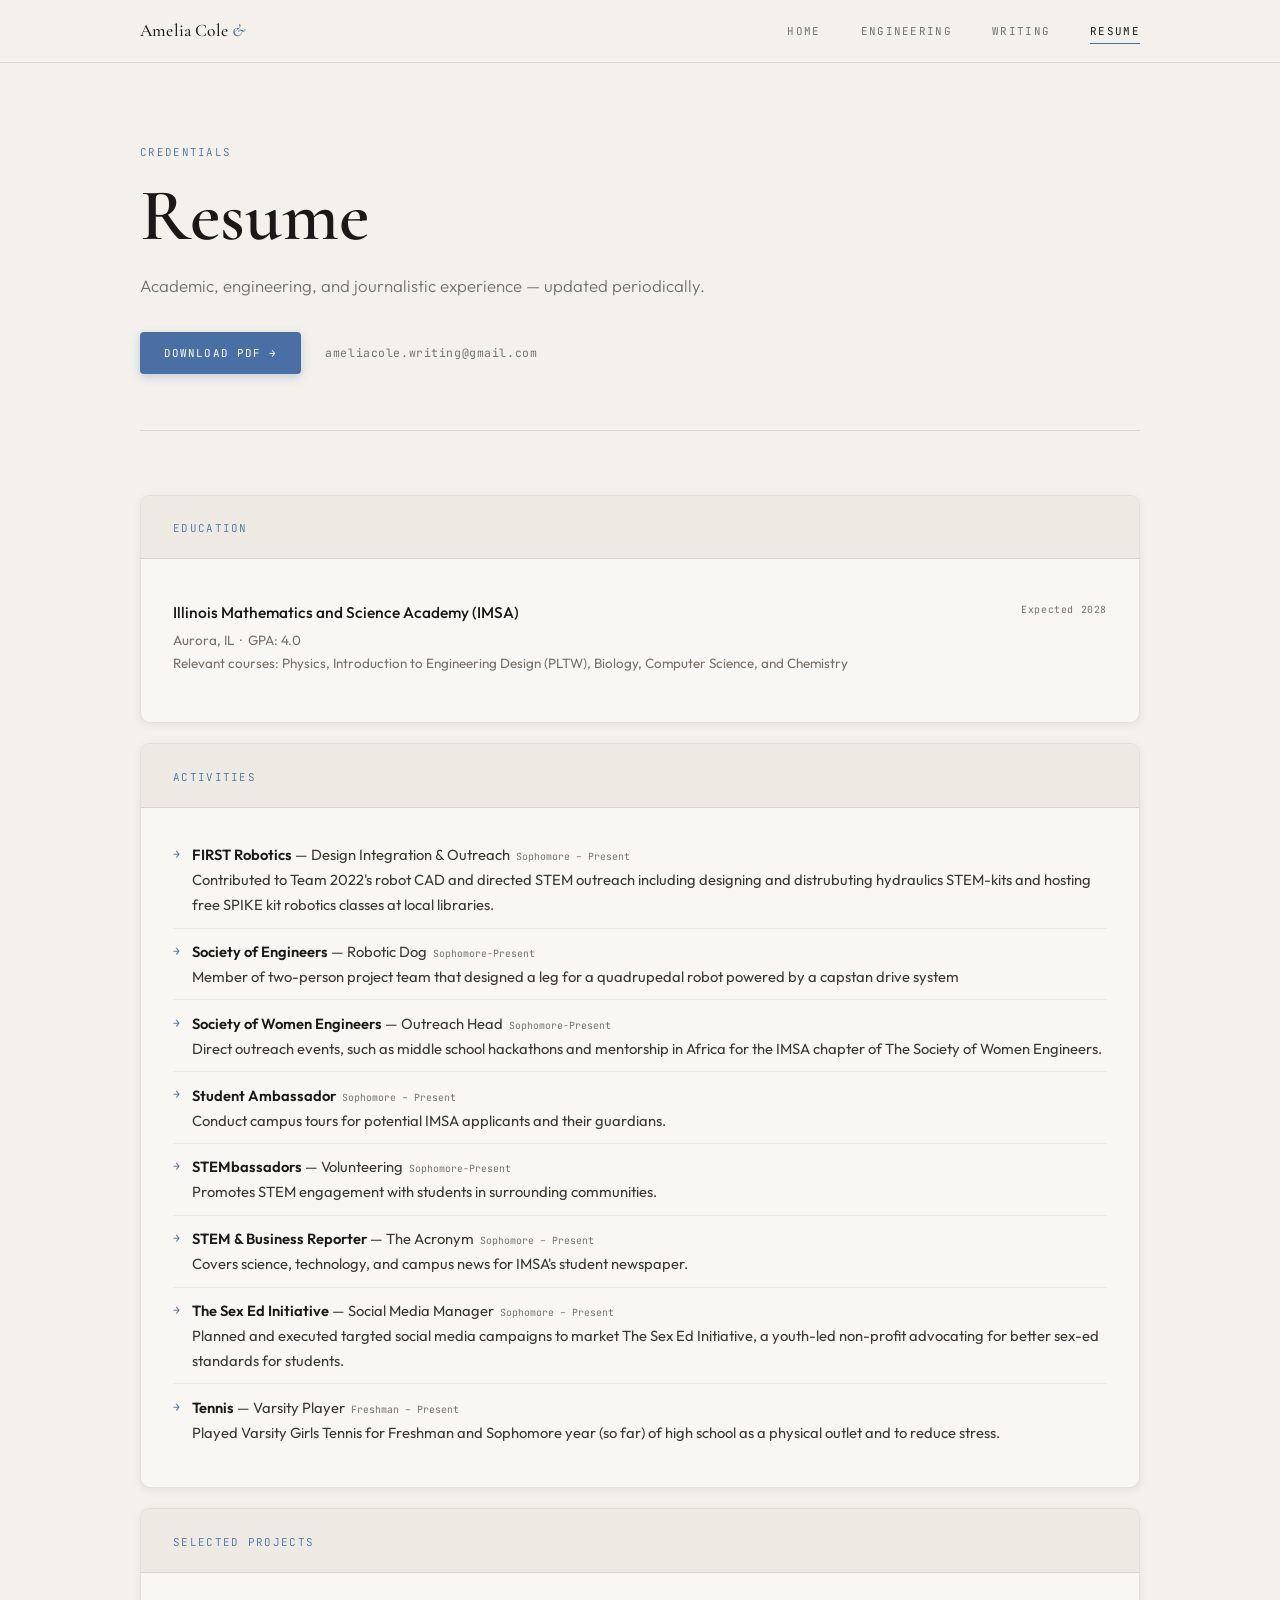
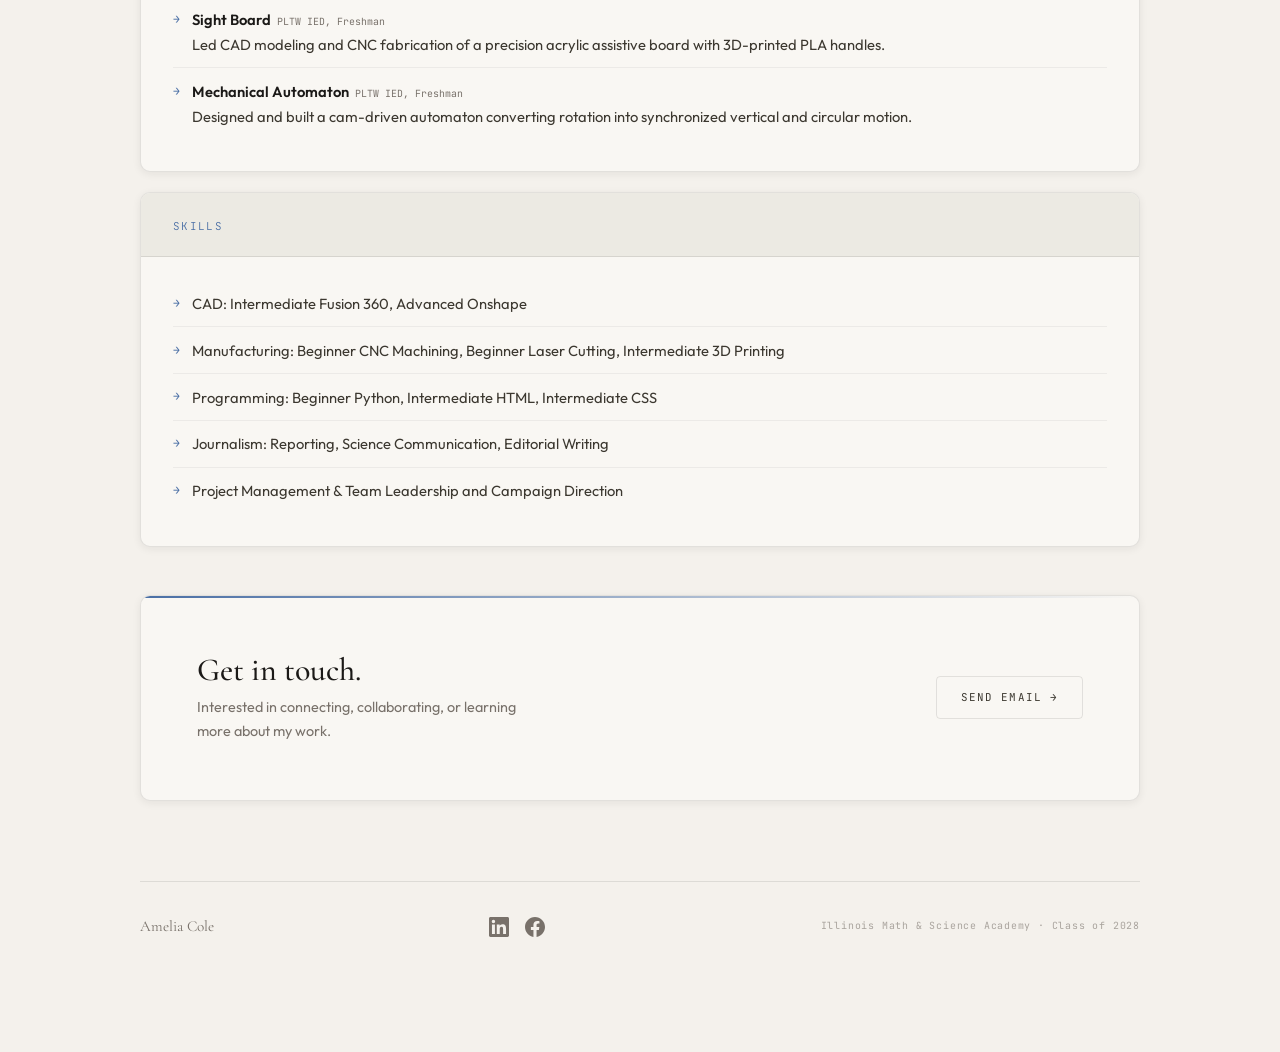
<file: resume.html>
<!DOCTYPE html>
<html lang="en">
<head>
  <meta charset="UTF-8">
  <meta name="viewport" content="width=device-width, initial-scale=1.0">
  <title>Resume — Amelia Cole</title>
  <link rel="stylesheet" href="style.css">
  <link rel="icon" type="image/svg+xml" href="favicon.ico">
  <!-- Open Graph / Link Preview -->
  <meta property="og:type" content="website">
  <meta property="og:url" content="https://ameliacole.netlify.app/resume.html">
  <meta property="og:title" content="Resume — Amelia Cole">
  <meta property="og:description" content="Academic, engineering, and journalistic experience · IMSA '28">
  <meta property="og:image" content="https://ameliacole.netlify.app/og-preview.jpeg">
  <meta property="og:image:width" content="1200">
  <meta property="og:image:height" content="630">
  <meta name="twitter:card" content="summary_large_image">
  <meta name="twitter:image" content="https://ameliacole.netlify.app/og-preview.jpeg">
</head>
<body>

  <nav>
    <div class="nav-inner">
      <a href="index.html" class="nav-logo">Amelia Cole <em>&</em></a>
      <button class="nav-hamburger" id="navHamburger" aria-label="Toggle navigation" aria-expanded="false"><span></span><span></span><span></span></button>
      <div class="nav-links">
        <a href="index.html">Home</a>
        <a href="projects.html">Engineering</a>
        <a href="writing.html">Writing</a>
        <a href="resume.html" class="active">Resume</a>
      </div>
    </div>
  </nav>

  <main>

    <div class="page-header fade-up">
      <span class="mono">Credentials</span>
      <h1>Resume</h1>
      <p>Academic, engineering, and journalistic experience — updated periodically.</p>
      <div class="page-header-actions">
        <a href="AmeliaColeResume.pdf" target="_blank" class="btn btn-slate">Download PDF →</a>
        <a href="https://mail.google.com/mail/?view=cm&to=ameliacole.writing@gmail.com"
           target="_blank" class="page-header-email">ameliacole.writing@gmail.com</a>
      </div>
    </div>

    <!-- Education -->
    <div class="resume-block">
      <div class="resume-block-head"><span class="mono">Education</span></div>
      <div class="resume-block-body">
        <div class="resume-entry">
          <div>
            <div class="resume-entry-title">Illinois Mathematics and Science Academy (IMSA)</div>
            <div class="resume-entry-sub">
              Aurora, IL &nbsp;·&nbsp; GPA: 4.0
              <br>Relevant courses: Physics, Introduction to Engineering Design (PLTW), Biology, Computer Science, and Chemistry
            </div>
          </div>
          <div class="resume-entry-date">Expected 2028</div>
        </div>
      </div>
    </div>

    <!-- Engineering -->
    <div class="resume-block">
      <div class="resume-block-head"><span class="mono">Activities</span></div>
      <div class="resume-block-body">
        <ul>
          <li><div><strong>FIRST Robotics</strong> — Design Integration &amp; Outreach &nbsp;<span style="font-family:var(--ff-mono);font-size:0.62rem;color:var(--ink-soft);">Sophomore – Present</span><br>Contributed to Team 2022's robot CAD and directed STEM outreach including designing and distrubuting hydraulics STEM-kits and hosting free SPIKE kit robotics classes at local libraries.</div></li>
          <li><div><strong>Society of Engineers</strong> — Robotic Dog &nbsp;<span style="font-family:var(--ff-mono);font-size:0.62rem;color:var(--ink-soft);">Sophomore-Present</span><br>Member of two-person project team that designed a leg for a quadrupedal robot powered by a capstan drive system</div></li>
          <li><div><strong>Society of Women Engineers</strong> — Outreach Head &nbsp;<span style="font-family:var(--ff-mono);font-size:0.62rem;color:var(--ink-soft);">Sophomore-Present</span><br>Direct outreach events, such as middle school hackathons and mentorship in Africa for the IMSA chapter of The Society of Women Engineers.</div></li>
          <li><div><strong>Student Ambassador</strong> &nbsp;<span style="font-family:var(--ff-mono);font-size:0.62rem;color:var(--ink-soft);">Sophomore – Present</span><br>Conduct campus tours for potential IMSA applicants and their guardians.</div></li>
          <li><div><strong>STEMbassadors</strong> — Volunteering &nbsp;<span style="font-family:var(--ff-mono);font-size:0.62rem;color:var(--ink-soft);">Sophomore-Present</span><br>Promotes STEM engagement with students in surrounding communities.</div></li>
		  <li><div><strong>STEM &amp; Business Reporter</strong> — The Acronym &nbsp;<span style="font-family:var(--ff-mono);font-size:0.62rem;color:var(--ink-soft);">Sophomore – Present</span><br>Covers science, technology, and campus news for IMSA's student newspaper.</div></li>
		  <li><div><strong>The Sex Ed Initiative</strong> — Social Media Manager &nbsp;<span style="font-family:var(--ff-mono);font-size:0.62rem;color:var(--ink-soft);">Sophomore – Present</span><br>Planned and executed targted social media campaigns to market The Sex Ed Initiative, a youth-led non-profit advocating for better sex-ed standards for students.</div></li>
		  <li><div><strong>Tennis</strong> — Varsity Player &nbsp;<span style="font-family:var(--ff-mono);font-size:0.62rem;color:var(--ink-soft);">Freshman – Present</span><br>Played Varsity Girls Tennis for Freshman and Sophomore year (so far) of high school as a physical outlet and to reduce stress. </div></li>
		</ul>
      </div>
    </div>

    <!-- Projects -->
    <div class="resume-block">
      <div class="resume-block-head"><span class="mono">Selected Projects</span></div>
      <div class="resume-block-body">
        <ul>
          <li><div><strong>Sight Board</strong> &nbsp;<span style="font-family:var(--ff-mono);font-size:0.62rem;color:var(--ink-soft);">PLTW IED, Freshman</span><br>Led CAD modeling and CNC fabrication of a precision acrylic assistive board with 3D-printed PLA handles.</div></li>
          <li><div><strong>Mechanical Automaton</strong> &nbsp;<span style="font-family:var(--ff-mono);font-size:0.62rem;color:var(--ink-soft);">PLTW IED, Freshman</span><br>Designed and built a cam-driven automaton converting rotation into synchronized vertical and circular motion.</div></li>
        </ul>
      </div>
    </div>

    <!-- Skills -->
    <div class="resume-block">
      <div class="resume-block-head"><span class="mono">Skills</span></div>
      <div class="resume-block-body">
        <ul>
          <li>CAD: Intermediate Fusion 360, Advanced Onshape</li>
          <li>Manufacturing: Beginner CNC Machining, Beginner Laser Cutting, Intermediate 3D Printing</li>
          <li>Programming: Beginner Python, Intermediate HTML, Intermediate CSS</li>
          <li>Journalism: Reporting, Science Communication, Editorial Writing</li>
          <li>Project Management &amp; Team Leadership and Campaign Direction</li>
        </ul>
      </div>
    </div>

    <div class="contact-strip" style="margin-top:3rem;">
      <div>
        <h3>Get in touch.</h3>
        <p>Interested in connecting, collaborating, or learning more about my work.</p>
      </div>
      <a href="https://mail.google.com/mail/?view=cm&to=ameliacole.writing@gmail.com"
         target="_blank" class="btn btn-ghost">Send Email →</a>
    </div>

        <div class="footer">
      <span class="footer-name">Amelia Cole</span>
      <div class="footer-social">
        <a href="https://www.linkedin.com/in/amelia-cole-imsa-engineering" target="_blank" rel="noopener" aria-label="LinkedIn">
          <svg xmlns="http://www.w3.org/2000/svg" width="20" height="20" viewBox="0 0 24 24" fill="currentColor"><path d="M20.447 20.452h-3.554v-5.569c0-1.328-.027-3.037-1.852-3.037-1.853 0-2.136 1.445-2.136 2.939v5.667H9.351V9h3.414v1.561h.046c.477-.9 1.637-1.85 3.37-1.85 3.601 0 4.267 2.37 4.267 5.455v6.286zM5.337 7.433a2.062 2.062 0 0 1-2.063-2.065 2.064 2.064 0 1 1 2.063 2.065zm1.782 13.019H3.555V9h3.564v11.452zM22.225 0H1.771C.792 0 0 .774 0 1.729v20.542C0 23.227.792 24 1.771 24h20.451C23.2 24 24 23.227 24 22.271V1.729C24 .774 23.2 0 22.222 0h.003z"/></svg>
        <a href="https://www.facebook.com/share/173MSqfL4a/?mibextid=wwXIfr" target="_blank" rel="noopener" aria-label="Facebook">
          <svg xmlns="http://www.w3.org/2000/svg" width="20" height="20" viewBox="0 0 24 24" fill="currentColor"><path d="M24 12.073c0-6.627-5.373-12-12-12s-12 5.373-12 12c0 5.99 4.388 10.954 10.125 11.854v-8.385H7.078v-3.47h3.047V9.43c0-3.007 1.792-4.669 4.533-4.669 1.312 0 2.686.235 2.686.235v2.953H15.83c-1.491 0-1.956.925-1.956 1.874v2.25h3.328l-.532 3.47h-2.796v8.385C19.612 23.027 24 18.062 24 12.073z"/></svg>
        </a>
      </div>
      <span class="footer-meta">Illinois Math &amp; Science Academy · Class of 2028</span>
    </div>

  </main>

  <script>
    var blocks = document.querySelectorAll('.resume-block');
    var obs = new IntersectionObserver(function(entries) {
      entries.forEach(function(e) {
        if (e.isIntersecting) e.target.classList.add('animate');
      });
    }, { threshold: 0.08 });
    blocks.forEach(function(b) { obs.observe(b); });
  </script>

  <script>
    (function(){
      var btn = document.getElementById("navHamburger");
      var links = document.querySelector(".nav-links");
      if (!btn || !links) return;
      btn.addEventListener("click", function(){
        var open = links.classList.toggle("open");
        btn.classList.toggle("open", open);
        btn.setAttribute("aria-expanded", String(open));
      });
      links.querySelectorAll("a").forEach(function(a){
        a.addEventListener("click", function(){
          links.classList.remove("open");
          btn.classList.remove("open");
          btn.setAttribute("aria-expanded", "false");
        });
      });
    })();
  </script>
</body>
</html>
</file>
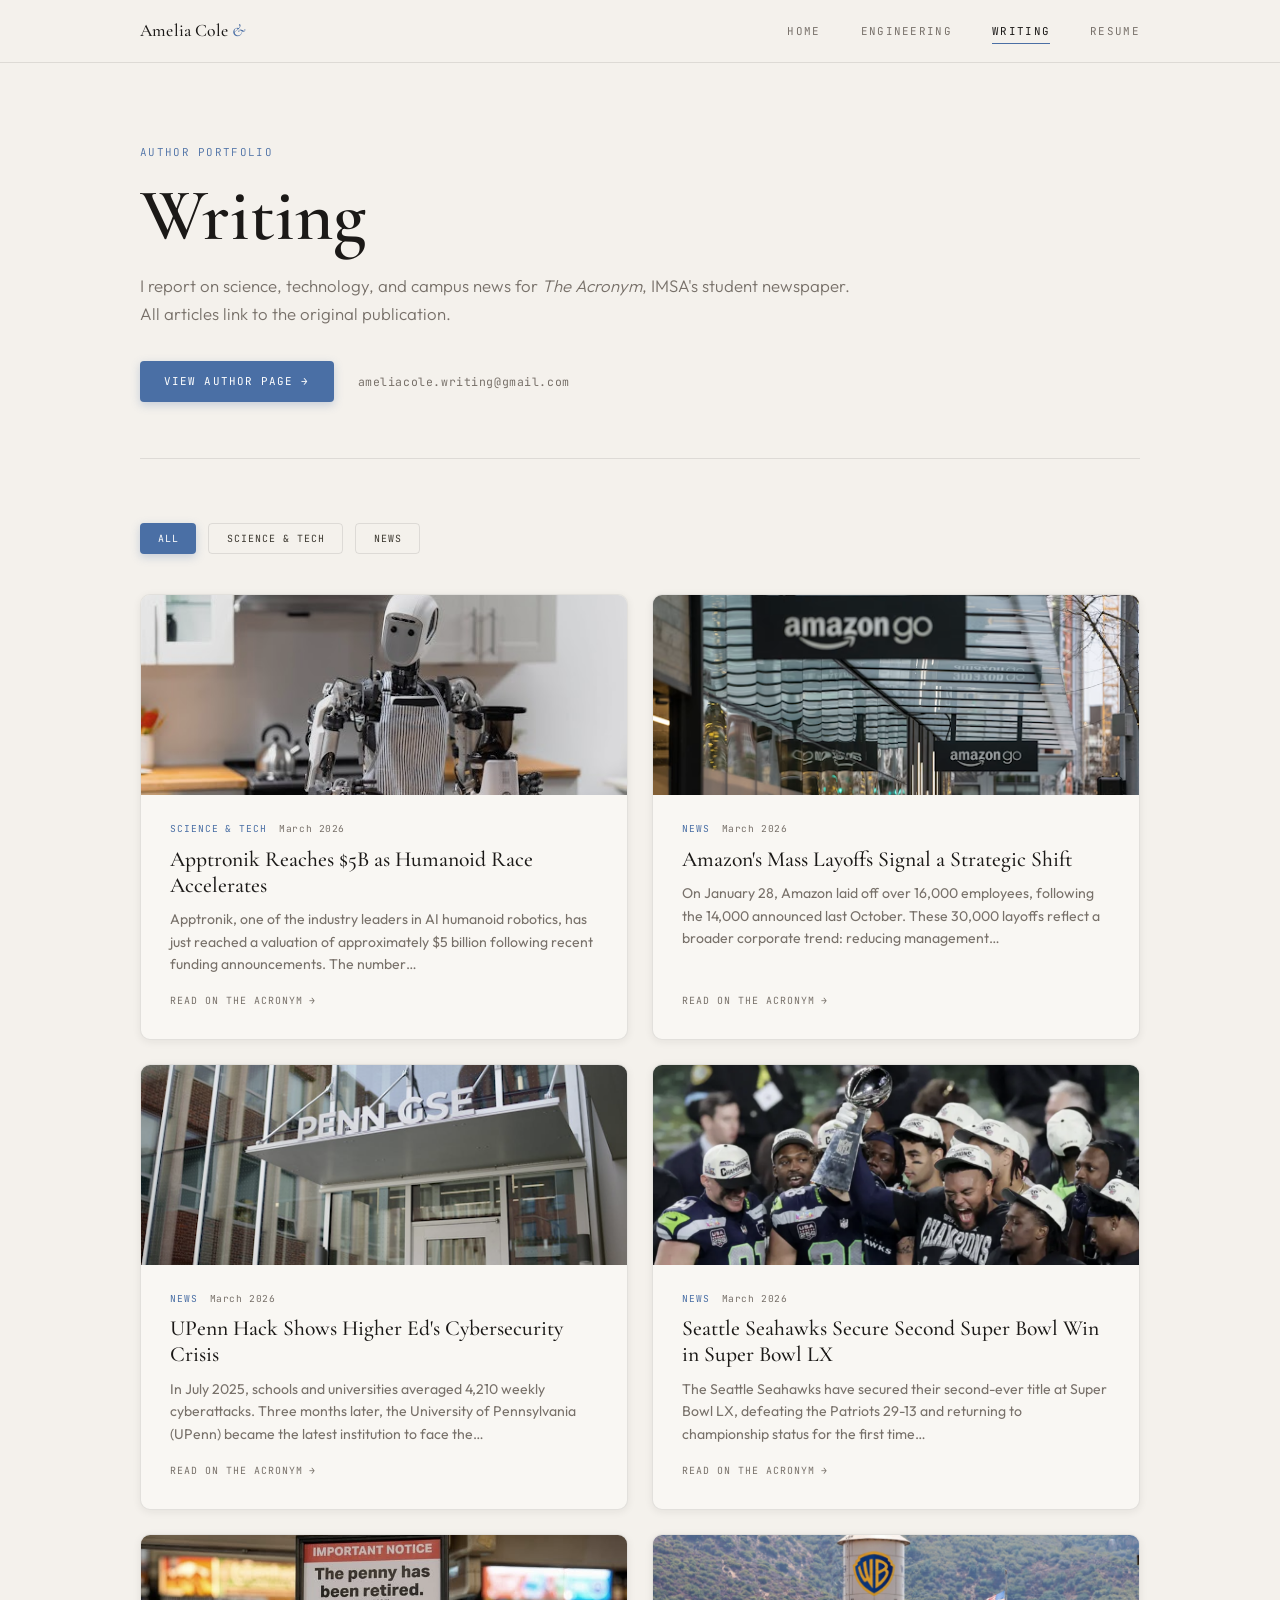
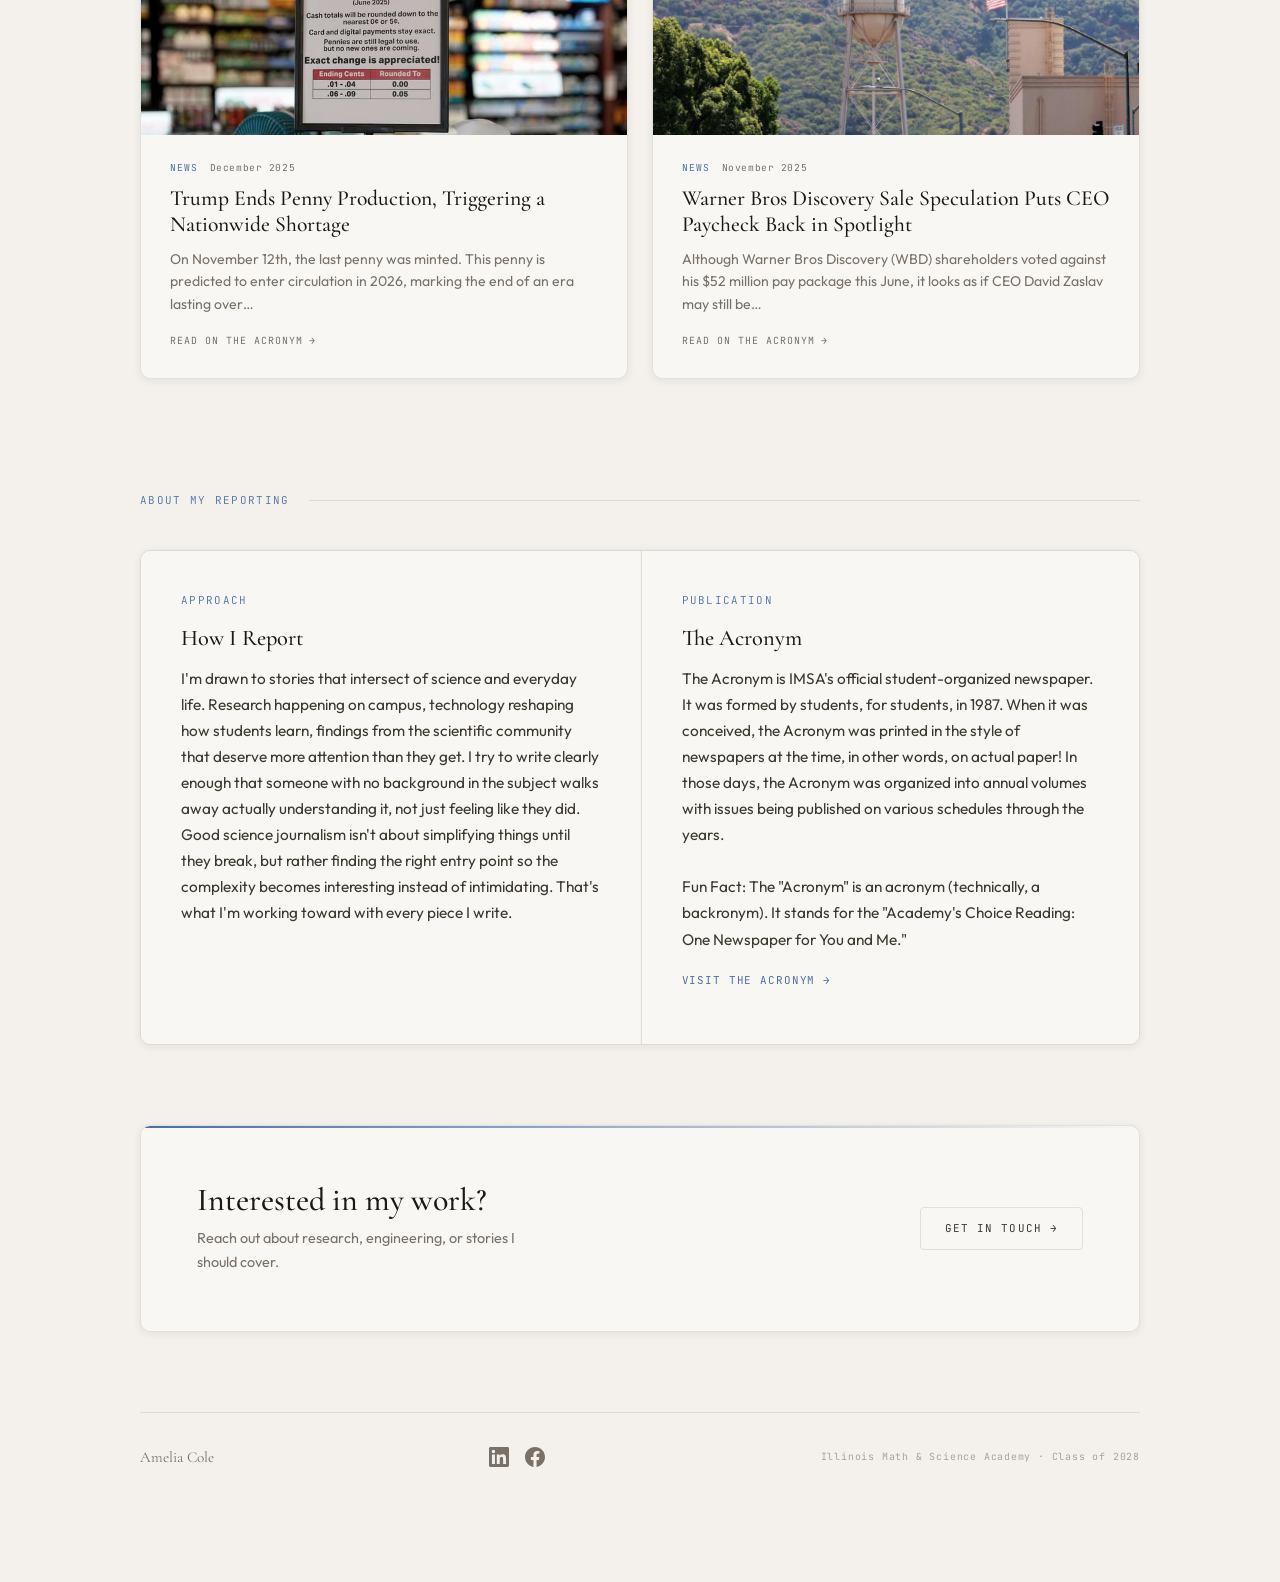
<file: writing.html>
<!DOCTYPE html>
<html lang="en">
<head>
  <meta charset="UTF-8">
  <meta name="viewport" content="width=device-width, initial-scale=1.0">
  <title>Writing — Amelia Cole</title>
  <link rel="stylesheet" href="style.css">
  <link rel="icon" type="image/svg+xml" href="favicon.ico">
  <!-- Open Graph / Link Preview -->
  <meta property="og:type" content="website">
  <meta property="og:url" content="https://ameliacole.netlify.app/writing.html">
  <meta property="og:title" content="Writing — Amelia Cole">
  <meta property="og:description" content="Science & tech journalism for The Acronym, IMSA's student newspaper.">
  <meta property="og:image" content="https://ameliacole.netlify.app/og-preview.jpeg">
  <meta property="og:image:width" content="1200">
  <meta property="og:image:height" content="630">
  <meta name="twitter:card" content="summary_large_image">
  <meta name="twitter:image" content="https://ameliacole.netlify.app/og-preview.jpeg">
</head>
<body>

  <nav>
    <div class="nav-inner">
      <a href="index.html" class="nav-logo">Amelia Cole <em>&</em></a>
      <button class="nav-hamburger" id="navHamburger" aria-label="Toggle navigation" aria-expanded="false"><span></span><span></span><span></span></button>
      <div class="nav-links">
        <a href="index.html">Home</a>
        <a href="projects.html">Engineering</a>
        <a href="writing.html" class="active">Writing</a>
        <a href="resume.html">Resume</a>
      </div>
    </div>
  </nav>

  <main>

    <div class="page-header fade-up">
      <span class="mono">Author Portfolio</span>
      <h1>Writing</h1>
      <p>
        I report on science, technology, and campus news for
        <em>The Acronym</em>, IMSA's student newspaper.
        All articles link to the original publication.
      </p>
      <div class="page-header-actions">
        <a href="https://sites.imsa.edu/acronym/author/acole/" target="_blank" rel="noopener" class="btn btn-slate">
          View Author Page →
        </a>
        <a href="https://mail.google.com/mail/?view=cm&to=ameliacole.writing@gmail.com"
           target="_blank" class="page-header-email">
          ameliacole.writing@gmail.com
        </a>
      </div>
    </div>

    <!-- Filter tabs -->
    <div style="display:flex; gap:0.75rem; margin-bottom:2.5rem; flex-wrap:wrap;" class="fade-up">
      <button class="btn btn-slate"  style="font-size:0.62rem; padding:0.5rem 1.1rem;" onclick="filterArticles('all', this)">All</button>
      <button class="btn btn-ghost" style="font-size:0.62rem; padding:0.5rem 1.1rem;" onclick="filterArticles('science', this)">Science &amp; Tech</button>
      <button class="btn btn-ghost" style="font-size:0.62rem; padding:0.5rem 1.1rem;" onclick="filterArticles('news', this)">News</button>
    </div>

    <div class="writing-grid fade-up" id="articleGrid">

      <!-- Article 1 -->
      <a class="article-card" href="https://sites.imsa.edu/acronym/2026/03/04/apptronik-reaches-5b-as-humanoid-race-accelerates/" data-cat="science" target="_blank" rel="noopener">
        <div class="article-img-wrap">
          <img class="article-img" src="Apptronik5BArticleCover.jpg" alt="Apptronik's Humanoid Robot Working in a Kitchen">
          <!-- Delete IMG above and uncomment this snippet it you don't have a photo:
          <div class="article-img-placeholder"><span>Science &amp; Tech</span></div>
          -->
        </div>
        <div class="article-body">
          <div class="article-meta">
            <span class="article-cat">Science &amp; Tech</span>
            <span class="article-date">March 2026</span>
          </div>
          <h3>Apptronik Reaches $5B as Humanoid Race Accelerates</h3>
          <p class="article-desc">Apptronik, one of the industry leaders in AI humanoid robotics, has just reached a valuation of approximately $5 billion following recent funding announcements. The number…</p>
          <span class="article-read">Read on The Acronym <span class="article-read-arrow">→</span></span>
        </div>
      </a>

      <!-- Article 2 -->
      <a class="article-card" href="https://sites.imsa.edu/acronym/2026/03/04/amazons-mass-layoffs-signal-a-strategic-shift/" data-cat="news" target="_blank" rel="noopener">
        <div class="article-img-wrap">
          <img class="article-img" src="AmazonMassLayoffsArticleCover.png" alt="Amazon Go Storefront">
        </div>
        <div class="article-body">
          <div class="article-meta">
            <span class="article-cat">News</span>
            <span class="article-date">March 2026</span>
          </div>
          <h3>Amazon's Mass Layoffs Signal a Strategic Shift</h3>
          <p class="article-desc">On January 28, Amazon laid off over 16,000 employees, following the 14,000 announced last October. These 30,000 layoffs reflect a broader corporate trend: reducing management…</p>
          <span class="article-read">Read on The Acronym <span class="article-read-arrow">→</span></span>
        </div>
      </a>

      <!-- Article 3 -->
      <a class="article-card" href="https://sites.imsa.edu/acronym/2026/03/04/upenn-hack-shows-higher-eds-cybersecurity-crisis/" data-cat="news" target="_blank" rel="noopener">
        <div class="article-img-wrap">
          <img class="article-img" src="UPENNHackArticleCover.png" alt="University of Pennsylvania's Graduate School of Education Main Entrance">
        </div>
        <div class="article-body">
          <div class="article-meta">
            <span class="article-cat">News</span>
            <span class="article-date">March 2026</span>
          </div>
          <h3>UPenn Hack Shows Higher Ed's Cybersecurity Crisis</h3>
          <p class="article-desc">In July 2025, schools and universities averaged 4,210 weekly cyberattacks. Three months later, the University of Pennsylvania (UPenn) became the latest institution to face the…</p>
          <span class="article-read">Read on The Acronym <span class="article-read-arrow">→</span></span>
        </div>
      </a>

      <!-- Article 4 -->
      <a class="article-card" href="https://sites.imsa.edu/acronym/2026/03/04/seattle-seahawks-secure-second-super-bowl-win-in-super-bowl-lx/" data-cat="news" target="_blank" rel="noopener">
        <div class="article-img-wrap">
          <img class="article-img" src="SeahawksWin20252026SuperbowlArticleCover.png" alt="Seahawks with 2026 Vince Lombardi Trophy After Their Win">
        </div>
        <div class="article-body">
          <div class="article-meta">
            <span class="article-cat">News</span>
            <span class="article-date">March 2026</span>
          </div>
          <h3>Seattle Seahawks Secure Second Super Bowl Win in Super Bowl LX</h3>
          <p class="article-desc">The Seattle Seahawks have secured their second-ever title at Super Bowl LX, defeating the Patriots 29-13 and returning to championship status for the first time…</p>
          <span class="article-read">Read on The Acronym <span class="article-read-arrow">→</span></span>
        </div>
      </a>

      <!-- Article 5 -->
      <a class="article-card" href="https://sites.imsa.edu/acronym/2025/12/11/trump-ends-penny-production-triggering-a-nationwide-shortage/" data-cat="News" target="_blank" rel="noopener">
        <div class="article-img-wrap">
          <img class="article-img" src="TrumpPenniesCover.jpg" alt="Kwik Trip Detailing Changed Policies Resulting from the Discontinuation of the Penny">
        </div>
        <div class="article-body">
          <div class="article-meta">
            <span class="article-cat">News</span>
            <span class="article-date">December 2025</span>
          </div>
          <h3>Trump Ends Penny Production, Triggering a Nationwide Shortage</h3>
          <p class="article-desc">On November 12th, the last penny was minted. This penny is predicted to enter circulation in 2026, marking the end of an era lasting over…</p>
          <span class="article-read">Read on The Acronym <span class="article-read-arrow">→</span></span>
        </div>
      </a>

      <!-- Article 6 -->
      <a class="article-card" href="https://sites.imsa.edu/acronym/2025/11/14/warner-bros-discovery-sale-speculation-puts-ceo-paycheck-back-in-spotlight/" data-cat="news" target="_blank" rel="noopener">
        <div class="article-img-wrap">
          <img class="article-img" src="WarnerBrosArticleCover.png" alt="The iconic water tower at the Warner Bros. Studio Lot in Burbank, California">
        </div>
        <div class="article-body">
          <div class="article-meta">
            <span class="article-cat">News</span>
            <span class="article-date">November 2025</span>
          </div>
          <h3>Warner Bros Discovery Sale Speculation Puts CEO Paycheck Back in Spotlight</h3>
          <p class="article-desc">Although Warner Bros Discovery (WBD) shareholders voted against his $52 million pay package this June, it looks as if CEO David Zaslav may still be…</p>
          <span class="article-read">Read on The Acronym <span class="article-read-arrow">→</span></span>
        </div>
      </a>

      <!-- Add more articles here -->

    </div>

    <!-- About my writing -->
    <div class="section-label fade-up">
      <span class="mono">About my reporting</span>
    </div>

    <div class="about-split fade-up" style="margin-bottom:5rem;">
      <div class="about-pane">
        <span class="mono">Approach</span>
        <h3>How I Report</h3>
        <p>
		  I'm drawn to stories that intersect of science and everyday life. Research happening on campus, technology reshaping how students learn, findings from the scientific community that deserve more attention than they get. I try to write clearly enough that someone with no background in the subject walks away actually understanding it, not just feeling like they did. Good science journalism isn't about simplifying things until they break, but rather finding the right entry point so the complexity becomes interesting instead of intimidating. That's what I'm working toward with every piece I write.
        </p>
      </div>
      <div class="about-pane">
        <span class="mono">Publication</span>
        <h3>The Acronym</h3>
        <p>
          The Acronym is IMSA's official student-organized newspaper. It was formed by students, for students, in 1987. When it was conceived, the Acronym was printed in the style of newspapers at the time, in other words, on actual paper! In those days, the Acronym was organized into annual volumes with issues being published on various schedules through the years.<br><br>Fun Fact: The "Acronym" is an acronym (technically, a backronym). It stands for the "Academy's Choice Reading: One Newspaper for You and Me."
        </p>
        <p style="margin-top:0.75rem;">
          <a href="https://sites.imsa.edu/acronym/" target="_blank" rel="noopener"
             style="color:var(--slate); font-family:var(--ff-mono); font-size:0.68rem; letter-spacing:0.08em; text-transform:uppercase; transition:color var(--t);">
            Visit The Acronym →
          </a>
        </p>
      </div>
    </div>

    <div class="contact-strip fade-up">
      <div>
        <h3>Interested in my work?</h3>
        <p>Reach out about research, engineering, or stories I should cover.</p>
      </div>
      <a href="https://mail.google.com/mail/?view=cm&to=ameliacole.writing@gmail.com"
         target="_blank" class="btn btn-ghost">Get in Touch →</a>
    </div>

        <div class="footer">
      <span class="footer-name">Amelia Cole</span>
      <div class="footer-social">
        <a href="https://www.linkedin.com/in/amelia-cole-imsa-engineering" target="_blank" rel="noopener" aria-label="LinkedIn">
          <svg xmlns="http://www.w3.org/2000/svg" width="20" height="20" viewBox="0 0 24 24" fill="currentColor"><path d="M20.447 20.452h-3.554v-5.569c0-1.328-.027-3.037-1.852-3.037-1.853 0-2.136 1.445-2.136 2.939v5.667H9.351V9h3.414v1.561h.046c.477-.9 1.637-1.85 3.37-1.85 3.601 0 4.267 2.37 4.267 5.455v6.286zM5.337 7.433a2.062 2.062 0 0 1-2.063-2.065 2.064 2.064 0 1 1 2.063 2.065zm1.782 13.019H3.555V9h3.564v11.452zM22.225 0H1.771C.792 0 0 .774 0 1.729v20.542C0 23.227.792 24 1.771 24h20.451C23.2 24 24 23.227 24 22.271V1.729C24 .774 23.2 0 22.222 0h.003z"/></svg>
        </a>
        <a href="https://www.facebook.com/share/173MSqfL4a/?mibextid=wwXIfr" target="_blank" rel="noopener" aria-label="Facebook">
          <svg xmlns="http://www.w3.org/2000/svg" width="20" height="20" viewBox="0 0 24 24" fill="currentColor"><path d="M24 12.073c0-6.627-5.373-12-12-12s-12 5.373-12 12c0 5.99 4.388 10.954 10.125 11.854v-8.385H7.078v-3.47h3.047V9.43c0-3.007 1.792-4.669 4.533-4.669 1.312 0 2.686.235 2.686.235v2.953H15.83c-1.491 0-1.956.925-1.956 1.874v2.25h3.328l-.532 3.47h-2.796v8.385C19.612 23.027 24 18.062 24 12.073z"/></svg>
        </a>
      </div>
      <span class="footer-meta">Illinois Math &amp; Science Academy · Class of 2028</span>
    </div>

  </main>

  <script>
    function filterArticles(cat, btn) {
      document.querySelectorAll('[onclick^="filterArticles"]').forEach(function(b) {
        b.classList.replace('btn-slate', 'btn-ghost');
      });
      btn.classList.replace('btn-ghost', 'btn-slate');
      document.querySelectorAll('#articleGrid .article-card').forEach(function(card) {
        card.style.display = (cat === 'all' || card.dataset.cat === cat) ? 'flex' : 'none';
      });
    }
  </script>

  <script>
    (function(){
      var btn = document.getElementById("navHamburger");
      var links = document.querySelector(".nav-links");
      if (!btn || !links) return;
      btn.addEventListener("click", function(){
        var open = links.classList.toggle("open");
        btn.classList.toggle("open", open);
        btn.setAttribute("aria-expanded", String(open));
      });
      links.querySelectorAll("a").forEach(function(a){
        a.addEventListener("click", function(){
          links.classList.remove("open");
          btn.classList.remove("open");
          btn.setAttribute("aria-expanded", "false");
        });
      });
    })();
  </script>
</body>
</html>
</file>
<file: style.css>
/* ============================================================
   Amelia Cole — Personal Site
   Fonts: Cormorant Garamond (display) + Outfit (body) + JetBrains Mono (labels)
   ============================================================ */

@import url('https://fonts.googleapis.com/css2?family=Cormorant+Garamond:ital,wght@0,300;0,400;0,500;0,600;0,700;1,300;1,400;1,500;1,600&family=Outfit:wght@300;400;500;600&family=JetBrains+Mono:wght@300;400&display=swap');

/*Tokens*/
:root {
  /* Backgrounds*/
  --bg:         #f4f1ec;
  --bg-card:    #f9f7f3;
  --bg-subtle:  #eceae3;
  --bg-dark:    #1e1d28;   /* nav, panels */

  /* Text*/
  --ink:        #1b1917;
  --ink-mid:    #3c3830;
  --ink-soft:   #78716a;

  /* Accent */
  --slate:      #4a6fa5;   /* primary accent */
  --slate-dark: #3a5a8a;   /* hover / pressed */
  --slate-pale: rgba(74,111,165,0.1);   /* tinted bg */
  --slate-border: rgba(74,111,165,0.25);

  /* Borders */
  --border:     rgba(27,25,23,0.1);
  --border-lt:  rgba(27,25,23,0.055);

  /* Type */
  --ff-display: 'Cormorant Garamond', Georgia, serif;
  --ff-body:    'Outfit', system-ui, sans-serif;
  --ff-mono:    'JetBrains Mono', 'Courier New', monospace;

  /* Radii */
  --r-sm: 4px;
  --r-md: 10px;
  --r-lg: 18px;

  /* Motion */
  --ease: cubic-bezier(0.4, 0, 0.2, 1);
  --t:    0.26s;

  --max-w: 1080px;
  --shadow-sm: 0 2px 8px rgba(27,25,23,0.07);
  --shadow-md: 0 6px 22px rgba(27,25,23,0.10);
  --shadow-lg: 0 14px 44px rgba(27,25,23,0.13);
}

/*Reset*/
*, *::before, *::after { box-sizing: border-box; margin: 0; padding: 0; }
html { scroll-behavior: smooth; }
body {
  font-family: var(--ff-body);
  background: var(--bg);
  color: var(--ink);
  line-height: 1.7;
  font-size: 1rem;
  font-weight: 400;
  -webkit-font-smoothing: antialiased;
}
a { text-decoration: none; color: inherit; }

/*  Type scale*/
h1,h2,h3,h4 { font-family: var(--ff-display); line-height: 1.15; color: var(--ink); }
h1 { font-size: clamp(2.8rem, 6vw, 4.6rem); font-weight: 600; }
h2 { font-size: clamp(1.6rem, 3vw, 2.3rem); font-weight: 500; }
h3 { font-size: 1.25rem; font-weight: 500; }
p  { color: var(--ink-mid); max-width: 66ch; }
strong { color: var(--ink); font-weight: 600; }

.mono {
  font-family: var(--ff-mono);
  font-size: 0.68rem;
  letter-spacing: 0.12em;
  text-transform: uppercase;
  color: var(--slate);
  font-weight: 300;
}

/*Navigation*/
nav {
  position: sticky; top: 0; z-index: 50;
  background: rgba(244,241,236,0.94);
  backdrop-filter: blur(14px);
  border-bottom: 1px solid var(--border);
}
.nav-inner {
  max-width: var(--max-w); margin: 0 auto;
  padding: 0 2.5rem; height: 62px;
  display: flex; justify-content: space-between; align-items: center;
}
.nav-logo {
  font-family: var(--ff-display);
  font-size: 1.1rem; font-weight: 500;
  color: var(--ink); letter-spacing: 0.01em;
}
.nav-logo em { font-style: italic; color: var(--slate); }
.nav-links { display: flex; align-items: center; gap: 2.5rem; }
.nav-links a {
  font-family: var(--ff-mono); font-size: 0.68rem;
  letter-spacing: 0.12em; text-transform: uppercase;
  color: var(--ink-soft); position: relative;
  transition: color var(--t) var(--ease);
}
.nav-links a::after {
  content: ''; position: absolute;
  bottom: -4px; left: 0; right: 0; height: 1.5px;
  background: var(--slate);
  transform: scaleX(0);
  transition: transform var(--t) var(--ease);
}
.nav-links a:hover, .nav-links a.active { color: var(--ink); }
.nav-links a:hover::after, .nav-links a.active::after { transform: scaleX(1); }

/*Main layout*/
main { max-width: var(--max-w); margin: 0 auto; padding: 0 2.5rem 7rem; }

.section-label {
  display: flex; align-items: center; gap: 1.2rem;
  margin-bottom: 2.5rem;
}
.section-label .mono { flex-shrink: 0; }
.section-label::after { content: ''; flex: 1; height: 1px; background: var(--border); }

/*Hero*/
.hero {
  display: grid;
  grid-template-columns: 1fr 300px;
  gap: 5rem; align-items: center;
  min-height: 84vh;
  padding: 5rem 0;
  border-bottom: 1px solid var(--border);
  margin-bottom: 6rem;
}
.hero-eyebrow {
  display: flex; align-items: center; gap: 0.8rem; margin-bottom: 1.5rem;
}
.hero-eyebrow .dot {
  width: 6px; height: 6px; border-radius: 50%;
  background: var(--slate);
  animation: pulse 2.4s ease infinite;
}
@keyframes pulse {
  0%,100% { opacity:1; transform:scale(1); }
  50%      { opacity:0.3; transform:scale(0.6); }
}
.hero h1 { margin-bottom: 1.5rem; letter-spacing: -0.02em; }
.hero h1 em { font-style: italic; color: var(--slate); }
.hero-bio {
  font-size: 1.05rem; line-height: 1.78;
  color: var(--ink-soft); margin-bottom: 2.5rem;
  max-width: 50ch; font-weight: 300;
}
.hero-ctas { display: flex; gap: 1rem; flex-wrap: wrap; }

.hero-photo-wrap { position: relative; align-self: center; }
.profile-photo {
  width: 100%; aspect-ratio: 3/4;
  object-fit: cover; object-position: center top;
  border-radius: var(--r-lg); display: block;
  box-shadow: var(--shadow-lg);
}
.hero-photo-wrap::before {
  content: ''; position: absolute;
  inset: 12px -12px -12px 12px;
  border: 1.5px solid var(--slate-border);
  border-radius: var(--r-lg);
  pointer-events: none; z-index: -1;
}

/*Buttons*/
.btn {
  display: inline-flex; align-items: center; gap: 0.5rem;
  padding: 0.72rem 1.5rem; border-radius: var(--r-sm);
  font-family: var(--ff-mono); font-size: 0.68rem;
  letter-spacing: 0.1em; text-transform: uppercase;
  font-weight: 400; cursor: pointer; border: none;
  transition: all var(--t) var(--ease);
}
.btn-slate {
  background: var(--slate); color: #fff;
  box-shadow: 0 3px 10px rgba(74,111,165,0.28);
}
.btn-slate:hover {
  background: var(--slate-dark); transform: translateY(-2px); color: #fff;
  box-shadow: 0 6px 16px rgba(74,111,165,0.32);
}
.btn-ghost {
  background: transparent; color: var(--ink-mid);
  border: 1px solid var(--border);
}
.btn-ghost:hover { border-color: var(--slate); color: var(--slate); transform: translateY(-2px); }

/* legacy alias */
.btn-gold { background: var(--slate); color: #fff; box-shadow: 0 3px 10px rgba(74,111,165,0.28); }
.btn-gold:hover { background: var(--slate-dark); transform: translateY(-2px); color: #fff; }

/*Ribbon stats*/
.ribbon {
  display: grid; grid-template-columns: repeat(4,1fr);
  border: 1px solid var(--border); border-radius: var(--r-md);
  overflow: hidden; margin-bottom: 7rem;
  background: var(--bg-card); box-shadow: var(--shadow-sm);
}
.ribbon-item {
  padding: 1.75rem 1.5rem; border-right: 1px solid var(--border);
  text-align: center; transition: background var(--t);
}
.ribbon-item:last-child { border-right: none; }
.ribbon-item:hover { background: var(--bg-subtle); }
.ribbon-num {
  font-family: var(--ff-display); font-size: 2.5rem; font-weight: 600;
  color: var(--slate); line-height: 1; display: block; margin-bottom: 0.4rem;
}
.ribbon-label {
  font-family: var(--ff-mono); font-size: 0.6rem;
  letter-spacing: 0.1em; text-transform: uppercase; color: var(--ink-soft);
}

/*About split*/
.about-split {
  display: grid; grid-template-columns: 1fr 1fr;
  gap: 1px; border: 1px solid var(--border);
  border-radius: var(--r-md); overflow: hidden;
  margin-bottom: 7rem; box-shadow: var(--shadow-sm);
}
.about-pane { padding: 2.5rem; background: var(--bg-card); transition: background var(--t); }
.about-pane:hover { background: var(--bg-subtle); }
.about-pane + .about-pane { border-left: 1px solid var(--border); }
.about-pane .mono { display: block; margin-bottom: 1rem; }
.about-pane h3 { margin-bottom: 0.9rem; font-size: 1.4rem; }
.about-pane p { font-size: 0.96rem; margin-bottom: 0.8rem; }

.about-list { list-style: none; padding: 0; }
.about-list li {
  display: flex; align-items: flex-start; gap: 0.7rem;
  padding: 0.5rem 0; border-bottom: 1px solid var(--border-lt);
  font-size: 0.91rem; color: var(--ink-mid);
}
.about-list li:last-child { border-bottom: none; }
.about-list li::before {
  content: '→'; color: var(--slate);
  font-family: var(--ff-mono); font-size: 0.72rem;
  flex-shrink: 0; margin-top: 0.15em;
}

/*Project rows*/
.projects-stack {
  display: flex; flex-direction: column; gap: 1px;
  border: 1px solid var(--border); border-radius: var(--r-md);
  overflow: hidden; margin-bottom: 7rem; box-shadow: var(--shadow-sm);
}
.project-row {
  display: grid; grid-template-columns: 280px 1fr;
  background: var(--bg-card);
  border-bottom: 1px solid var(--border);
  cursor: pointer;
  transition: background var(--t) var(--ease);
  /* reset anchor styles when used as <a> */
  color: inherit;
  text-decoration: none;
}
.project-row:last-child { border-bottom: none; }
.project-row:hover { background: var(--slate-pale); }

.project-row-img {
  overflow: hidden; min-height: 210px;
  background: var(--bg-subtle); position: relative;
}
.project-row-img img {
  width: 100%; height: 100%; object-fit: cover; display: block;
  transition: transform 0.5s var(--ease), filter 0.35s;
  filter: saturate(0.88);
}
.project-row:hover .project-row-img img { transform: scale(1.05); filter: saturate(1.05); }

.project-row-body {
  padding: 2rem 2.5rem;
  display: flex; flex-direction: column; justify-content: center;
}
.project-row-body .mono { display: block; margin-bottom: 0.5rem; }
.project-row-body h3 {
  font-family: var(--ff-display); font-size: 1.75rem;
  font-weight: 500; margin-bottom: 0.6rem;
}
.project-row-body p { font-size: 0.91rem; color: var(--ink-soft); margin-bottom: 1.2rem; }

.project-tags { display: flex; flex-wrap: wrap; gap: 0.4rem; margin-bottom: 1.4rem; }
.tag {
  font-family: var(--ff-mono); font-size: 0.6rem;
  letter-spacing: 0.08em; text-transform: uppercase;
  padding: 0.25rem 0.65rem; border: 1px solid var(--border);
  border-radius: 100px; color: var(--ink-soft); background: var(--bg);
}

.project-cta {
  font-family: var(--ff-mono); font-size: 0.65rem;
  letter-spacing: 0.1em; text-transform: uppercase;
  color: var(--slate);
  opacity: 0; transform: translateX(-6px);
  transition: opacity var(--t), transform var(--t);
}
.project-row:hover .project-cta { opacity: 1; transform: translateX(0); }

/*Writing grid with image slots*/
.writing-grid {
  display: grid; grid-template-columns: 1fr 1fr;
  gap: 1.5rem; margin-bottom: 7rem;
}

.article-card {
  background: var(--bg-card);
  border: 1px solid var(--border);
  border-radius: var(--r-md);
  overflow: hidden;
  display: flex; flex-direction: column;
  transition: box-shadow var(--t), transform var(--t), border-color var(--t);
  box-shadow: var(--shadow-sm);
}
.article-card:hover {
  box-shadow: var(--shadow-md);
  transform: translateY(-3px);
  border-color: var(--slate-border);
}

.article-img-wrap {
  overflow: hidden; flex-shrink: 0; position: relative;
  height: 200px; background: var(--bg-subtle);
}
.article-img {
  width: 100%; height: 100%;
  object-fit: cover; display: block;
  transition: transform 0.5s var(--ease), filter 0.35s;
  filter: saturate(0.82);
}
.article-card:hover .article-img { transform: scale(1.04); filter: saturate(1.05); }

/* placeholder when no image */
.article-img-placeholder {
  width: 100%; height: 100%;
  background: linear-gradient(135deg, var(--bg-subtle) 0%, var(--bg) 55%, var(--slate-pale) 100%);
  display: flex; align-items: center; justify-content: center;
}
.article-img-placeholder span {
  font-family: var(--ff-mono); font-size: 0.58rem;
  letter-spacing: 0.14em; text-transform: uppercase;
  color: var(--ink-soft); opacity: 0.5;
}

.article-body {
  padding: 1.6rem 1.8rem 1.8rem;
  display: flex; flex-direction: column; gap: 0.6rem; flex: 1;
}

.article-meta { display: flex; align-items: center; gap: 0.75rem; flex-wrap: wrap; }
.article-cat {
  font-family: var(--ff-mono); font-size: 0.6rem;
  letter-spacing: 0.1em; text-transform: uppercase; color: var(--slate);
}
.article-date {
  font-family: var(--ff-mono); font-size: 0.6rem;
  letter-spacing: 0.06em; color: var(--ink-soft);
}

.article-card h3 {
  font-family: var(--ff-display); font-size: 1.35rem; font-weight: 500;
  color: var(--ink); line-height: 1.2; transition: color var(--t);
}
.article-card:hover h3 { color: var(--slate); }

.article-desc { font-size: 0.88rem; color: var(--ink-soft); line-height: 1.6; max-width: none; }

.article-read {
  font-family: var(--ff-mono); font-size: 0.62rem;
  letter-spacing: 0.1em; text-transform: uppercase;
  color: var(--ink-soft); margin-top: auto; padding-top: 0.5rem;
  display: inline-flex; align-items: center; gap: 0.4rem;
  transition: color var(--t);
}
.article-card:hover .article-read { color: var(--slate); }
.article-read-arrow { transition: transform var(--t); display: inline-block; }
.article-card:hover .article-read-arrow { transform: translateX(4px); }

/* See all card */
.article-card-more {
  background: var(--bg-card);
  border: 1px dashed var(--border);
  border-radius: var(--r-md);
  display: flex; flex-direction: column;
  align-items: center; justify-content: center;
  min-height: 200px; text-align: center; padding: 2rem;
  transition: border-color var(--t), background var(--t);
}
.article-card-more:hover { border-color: var(--slate); background: var(--slate-pale); }
.article-card-more h3 {
  font-size: 1.5rem; color: var(--ink-soft); margin-top: 0.5rem;
  transition: color var(--t);
}
.article-card-more:hover h3 { color: var(--slate); }

/*Page header*/
.page-header {
  padding: 5rem 0 3.5rem;
  border-bottom: 1px solid var(--border); margin-bottom: 4rem;
}
.page-header .mono { display: block; margin-bottom: 0.8rem; }
.page-header h1 { margin-bottom: 0.8rem; }
.page-header p {
  font-size: 1.05rem; font-weight: 300;
  color: var(--ink-soft); margin-bottom: 2rem;
}
.page-header-actions { display: flex; align-items: center; gap: 1.5rem; flex-wrap: wrap; }
.page-header-email {
  font-family: var(--ff-mono); font-size: 0.72rem;
  letter-spacing: 0.05em; color: var(--ink-soft); transition: color var(--t);
}
.page-header-email:hover { color: var(--slate); }

/*Resume blocks*/
.resume-block {
  border: 1px solid var(--border); border-radius: var(--r-md);
  overflow: hidden; margin-bottom: 1.25rem;
  background: var(--bg-card); box-shadow: var(--shadow-sm);
  opacity: 0; transform: translateY(16px);
  transition: opacity 0.5s ease, transform 0.5s ease;
}
.resume-block.animate { opacity: 1; transform: translateY(0); }
.resume-block-head {
  padding: 1.1rem 2rem;
  border-bottom: 1px solid var(--border); background: var(--bg-subtle);
}
.resume-block-body { padding: 1.5rem 2rem 2rem; }
.resume-block-body p,
.resume-block-body li { font-size: 0.92rem; color: var(--ink-mid); line-height: 1.7; }
.resume-block-body ul { list-style: none; padding: 0; }
.resume-block-body ul li {
  display: flex; align-items: flex-start; gap: 0.75rem;
  padding: 0.65rem 0; border-bottom: 1px solid var(--border-lt);
}
.resume-block-body ul li:last-child { border-bottom: none; }
.resume-block-body ul li::before {
  content: '→'; color: var(--slate);
  font-family: var(--ff-mono); font-size: 0.72rem;
  flex-shrink: 0; margin-top: 0.15em;
}

.resume-entry {
  padding: 1rem 0; border-bottom: 1px solid var(--border-lt);
  display: grid; grid-template-columns: 1fr auto;
  gap: 0.4rem 2rem; align-items: start;
}
.resume-entry:last-child { border-bottom: none; }
.resume-entry-title { font-weight: 500; color: var(--ink); font-size: 0.97rem; }
.resume-entry-sub { font-size: 0.84rem; color: var(--ink-soft); margin-top: 0.2rem; }
.resume-entry-date {
  font-family: var(--ff-mono); font-size: 0.62rem;
  letter-spacing: 0.06em; color: var(--ink-soft);
  white-space: nowrap; padding-top: 0.2rem;
}

/*Project panel*/
.panel-overlay {
  position: fixed; inset: 0;
  background: rgba(27,25,23,0.4); backdrop-filter: blur(4px);
  z-index: 199; opacity: 0; pointer-events: none;
  transition: opacity var(--t) var(--ease);
}
.panel-overlay.active { opacity: 1; pointer-events: all; }

.project-panel {
  position: fixed; left: 0; bottom: -100%;
  width: 100%; height: 90vh;
  background: var(--bg-card);
  border-top: 2px solid var(--slate);
  box-shadow: 0 -12px 40px rgba(27,25,23,0.14);
  transition: bottom 0.45s cubic-bezier(0.4,0,0.2,1);
  z-index: 200; overflow-y: auto;
}
.project-panel.open { bottom: 0; }

.panel-content {
  max-width: 760px; margin: 0 auto;
  padding: 4rem 2rem 6rem; position: relative;
}
.panel-content .mono { display: block; margin-bottom: 0.5rem; }
.panel-content h2 { font-size: 2.4rem; margin-bottom: 2rem; }
.panel-content h3 {
  font-family: var(--ff-mono); font-size: 0.65rem;
  letter-spacing: 0.14em; text-transform: uppercase;
  color: var(--slate); font-weight: 300;
  margin-top: 2.5rem; margin-bottom: 0.9rem;
  padding-bottom: 0.6rem; border-bottom: 1px solid var(--border);
}
.panel-content p { font-size: 0.94rem; color: var(--ink-mid); margin-bottom: 0.9rem; }

.close-panel {
  position: sticky; top: 1.5rem; float: right;
  width: 38px; height: 38px; border-radius: 50%;
  background: var(--bg-subtle); border: 1px solid var(--border);
  color: var(--ink-soft); font-size: 1rem;
  cursor: pointer; display: flex; align-items: center; justify-content: center;
  transition: all var(--t); z-index: 201;
}
.close-panel:hover { border-color: var(--slate); color: var(--slate); }

/*Design steps*/
.design-steps { list-style: none; padding: 0; }
.design-step {
  border: 1px solid var(--border); border-radius: var(--r-md);
  margin-bottom: 0.75rem; background: var(--bg); overflow: hidden;
}
.design-step-header {
  padding: 0.95rem 1.3rem;
  font-family: var(--ff-body); font-weight: 400; font-size: 0.92rem;
  color: var(--ink-mid);
  display: flex; justify-content: space-between; align-items: center;
  cursor: pointer; user-select: none;
  transition: background var(--t), color var(--t);
}
.design-step-header:hover { background: var(--slate-pale); color: var(--ink); }
.design-step-header::after {
  content: '+'; font-family: var(--ff-mono); font-size: 1rem;
  color: var(--slate); font-weight: 300;
}
.design-step.open .design-step-header::after { content: '−'; }
.design-step-content {
  display: none; padding: 1.2rem 1.3rem 1.5rem;
  border-top: 1px solid var(--border); background: var(--bg-card);
}
.design-step.open .design-step-content { display: block; }

.design-step-image { display: flex; justify-content: center; margin: 1.5rem 0 2rem; }
.design-step-image figure { margin: 0; text-align: center; }
.design-step-image img {
  width: 520px; max-width: 100%; height: 340px;
  object-fit: cover; object-position: center;
  border-radius: var(--r-lg); border: 1px solid var(--border);
  box-shadow: var(--shadow-md);
}
.design-step-image figcaption {
  margin-top: 0.6rem; font-family: var(--ff-mono);
  font-size: 0.68rem; letter-spacing: 0.04em;
  color: var(--ink-soft); max-width: 520px;
}

/*Table*/
table { width: 100%; border-collapse: collapse; margin: 1rem 0; font-size: 0.87rem; }
th, td { border: 1px solid var(--border); padding: 0.6rem 0.9rem; text-align: left; }
th {
  background: var(--bg-subtle); font-family: var(--ff-mono);
  font-size: 0.62rem; letter-spacing: 0.1em; text-transform: uppercase;
  color: var(--ink-soft); font-weight: 300;
}
td { color: var(--ink-mid); }

/*Contact strip*/
.contact-strip {
  border: 1px solid var(--border); border-radius: var(--r-md);
  padding: 3.5rem; display: flex; align-items: center;
  justify-content: space-between; gap: 2rem; margin-bottom: 5rem;
  background: var(--bg-card); box-shadow: var(--shadow-sm);
  position: relative; overflow: hidden;
}
.contact-strip::before {
  content: ''; position: absolute; top: 0; left: 0; right: 0; height: 2px;
  background: linear-gradient(90deg, var(--slate), transparent);
}
.contact-strip h3 { font-size: 2rem; margin-bottom: 0.4rem; }
.contact-strip p { color: var(--ink-soft); font-size: 0.9rem; max-width: 38ch; }

/*Footer*/
.footer {
  border-top: 1px solid var(--border); padding-top: 2rem;
  display: flex; justify-content: space-between; align-items: center;
  flex-wrap: wrap; gap: 1rem;
}
.footer-name { font-family: var(--ff-display); font-size: 0.95rem; color: var(--ink-soft); }
.footer-meta { font-family: var(--ff-mono); font-size: 0.62rem; letter-spacing: 0.08em; color: var(--ink-soft); opacity: 0.6; }

.footer-social {
  display: flex; align-items: center; gap: 1rem;
}
.footer-social a {
  color: var(--ink-soft);
  display: flex; align-items: center;
  transition: color var(--t) var(--ease), transform var(--t) var(--ease);
}
.footer-social a:hover {
  color: var(--slate);
  transform: translateY(-2px);
}

/*Animations*/
@keyframes fadeUp {
  from { opacity:0; transform:translateY(22px); }
  to   { opacity:1; transform:translateY(0); }
}
.fade-up { opacity:0; animation: fadeUp 0.65s var(--ease) forwards; }
.d1 { animation-delay:0.05s; }
.d2 { animation-delay:0.15s; }
.d3 { animation-delay:0.25s; }
.d4 { animation-delay:0.38s; }
.d5 { animation-delay:0.50s; }


/*Hamburger button*/
.nav-hamburger {
  display: none;
  flex-direction: column; justify-content: center; align-items: center;
  gap: 5px;
  width: 38px; height: 38px;
  background: none; border: none; cursor: pointer;
  padding: 6px; border-radius: var(--r-sm);
  transition: background var(--t);
  -webkit-tap-highlight-color: transparent;
}
.nav-hamburger:hover { background: var(--bg-subtle); }
.nav-hamburger span {
  display: block; width: 20px; height: 1.5px;
  background: var(--ink-mid); border-radius: 2px;
  transition: transform var(--t) var(--ease), opacity var(--t) var(--ease);
  transform-origin: center;
}
.nav-hamburger.open span:nth-child(1) { transform: translateY(6.5px) rotate(45deg); }
.nav-hamburger.open span:nth-child(2) { opacity: 0; transform: scaleX(0); }
.nav-hamburger.open span:nth-child(3) { transform: translateY(-6.5px) rotate(-45deg); }

@media (max-width: 640px) {
  .nav-hamburger { display: flex; }
  .nav-links {
    position: fixed; top: 62px; left: 0; right: 0;
    background: rgba(244,241,236,0.98);
    backdrop-filter: blur(14px);
    -webkit-backdrop-filter: blur(14px);
    border-bottom: 1px solid var(--border);
    flex-direction: column; align-items: flex-start;
    gap: 0; padding: 0;
    max-height: 0; overflow: hidden;
    transition: max-height 0.38s var(--ease), padding 0.3s;
    box-shadow: var(--shadow-md);
    z-index: 49;
  }
  .nav-links.open { max-height: 320px; padding: 0.5rem 0 1rem; }
  .nav-links a {
    width: 100%; padding: 0.85rem 1.5rem;
    border-bottom: 1px solid var(--border-lt);
    font-size: 0.72rem;
  }
  .nav-links a:last-child { border-bottom: none; }
  .nav-links a::after { display: none; }
}
/*Responsiveness*/
@media (max-width: 860px) {
  .hero { grid-template-columns: 1fr; gap: 3rem; min-height: auto; padding: 4rem 0 3rem; }
  .hero-photo-wrap { order: -1; max-width: 220px; margin: 0 auto; }
  .hero h1 { font-size: 3rem; }
  .ribbon { grid-template-columns: 1fr 1fr; }
  .ribbon-item:nth-child(2) { border-right: none; }
  .ribbon-item:nth-child(1),
  .ribbon-item:nth-child(2) { border-bottom: 1px solid var(--border); }
  .about-split { grid-template-columns: 1fr; }
  .about-pane + .about-pane { border-left: none; border-top: 1px solid var(--border); }
  .project-row { grid-template-columns: 1fr; }
  .project-row-img { min-height: 200px; }
  .writing-grid { grid-template-columns: 1fr; }
  .contact-strip { flex-direction: column; text-align: center; padding: 2.5rem 2rem; }
  .contact-strip p { max-width: none; }
  .footer { flex-direction: column; text-align: center; }
}
@media (max-width: 540px) {
  main { padding: 0 1.5rem 5rem; }
  .nav-inner { padding: 0 1.5rem; }
}

/* ── Mobile touch interactions ───────────────────────────────────────────── */
@media (hover: none) and (pointer: coarse) {

  .article-card {
    transition: transform 0.22s var(--ease), box-shadow 0.22s var(--ease);
    -webkit-tap-highlight-color: transparent;
  }
  .article-card:active { transform: scale(0.97); box-shadow: var(--shadow-lg); }
  .article-card .article-img { transition: transform 0.35s var(--ease); }
  .article-card:active .article-img { transform: scale(1.04); }

  .project-row {
    transition: transform 0.2s var(--ease), box-shadow 0.2s var(--ease);
    -webkit-tap-highlight-color: transparent;
  }
  .project-row:active { transform: scale(0.98); box-shadow: var(--shadow-lg); }

  .ribbon-item { -webkit-tap-highlight-color: transparent; cursor: pointer; }
  .ribbon-item:active { background: var(--slate-pale); }

  .btn { -webkit-tap-highlight-color: transparent; }
  .btn:active { transform: scale(0.95) translateY(1px); box-shadow: none; }

  .about-pane { -webkit-tap-highlight-color: transparent; }
  .about-pane:active { background: var(--slate-pale); }
}
</file>
